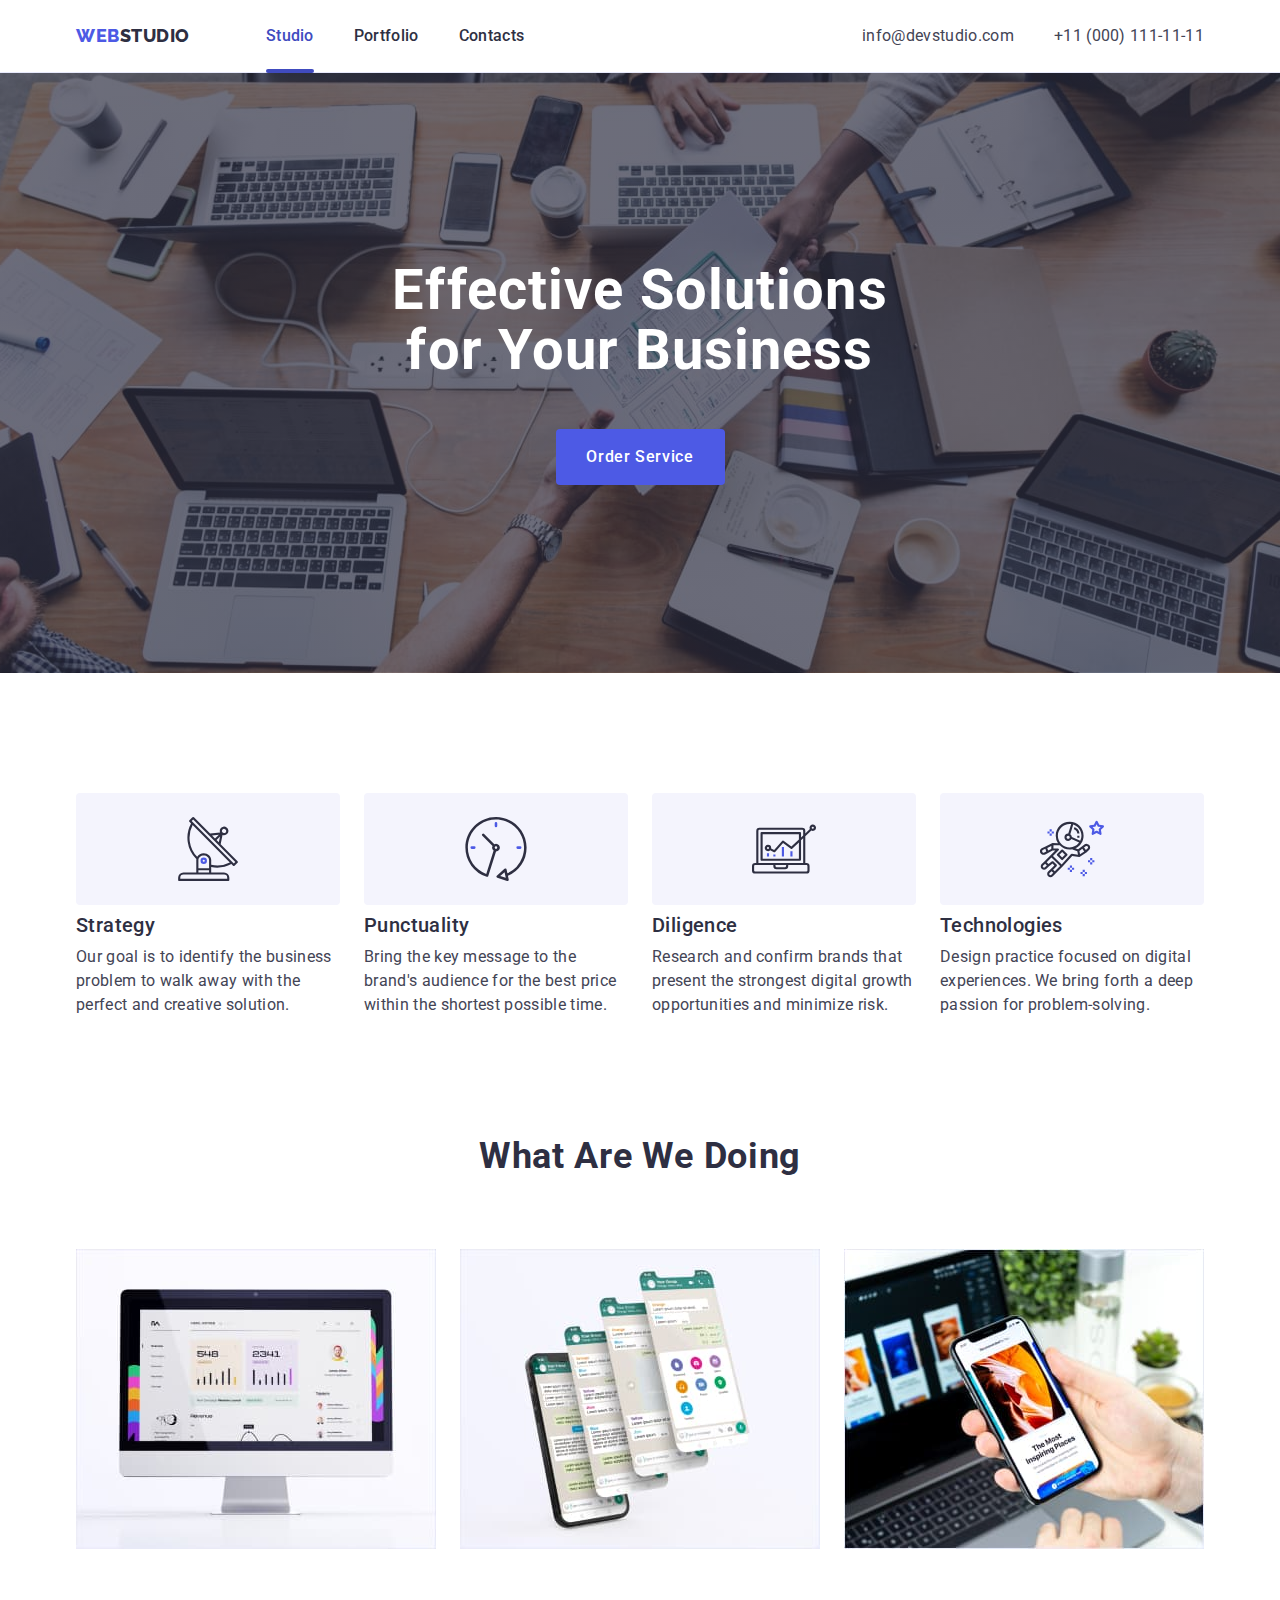
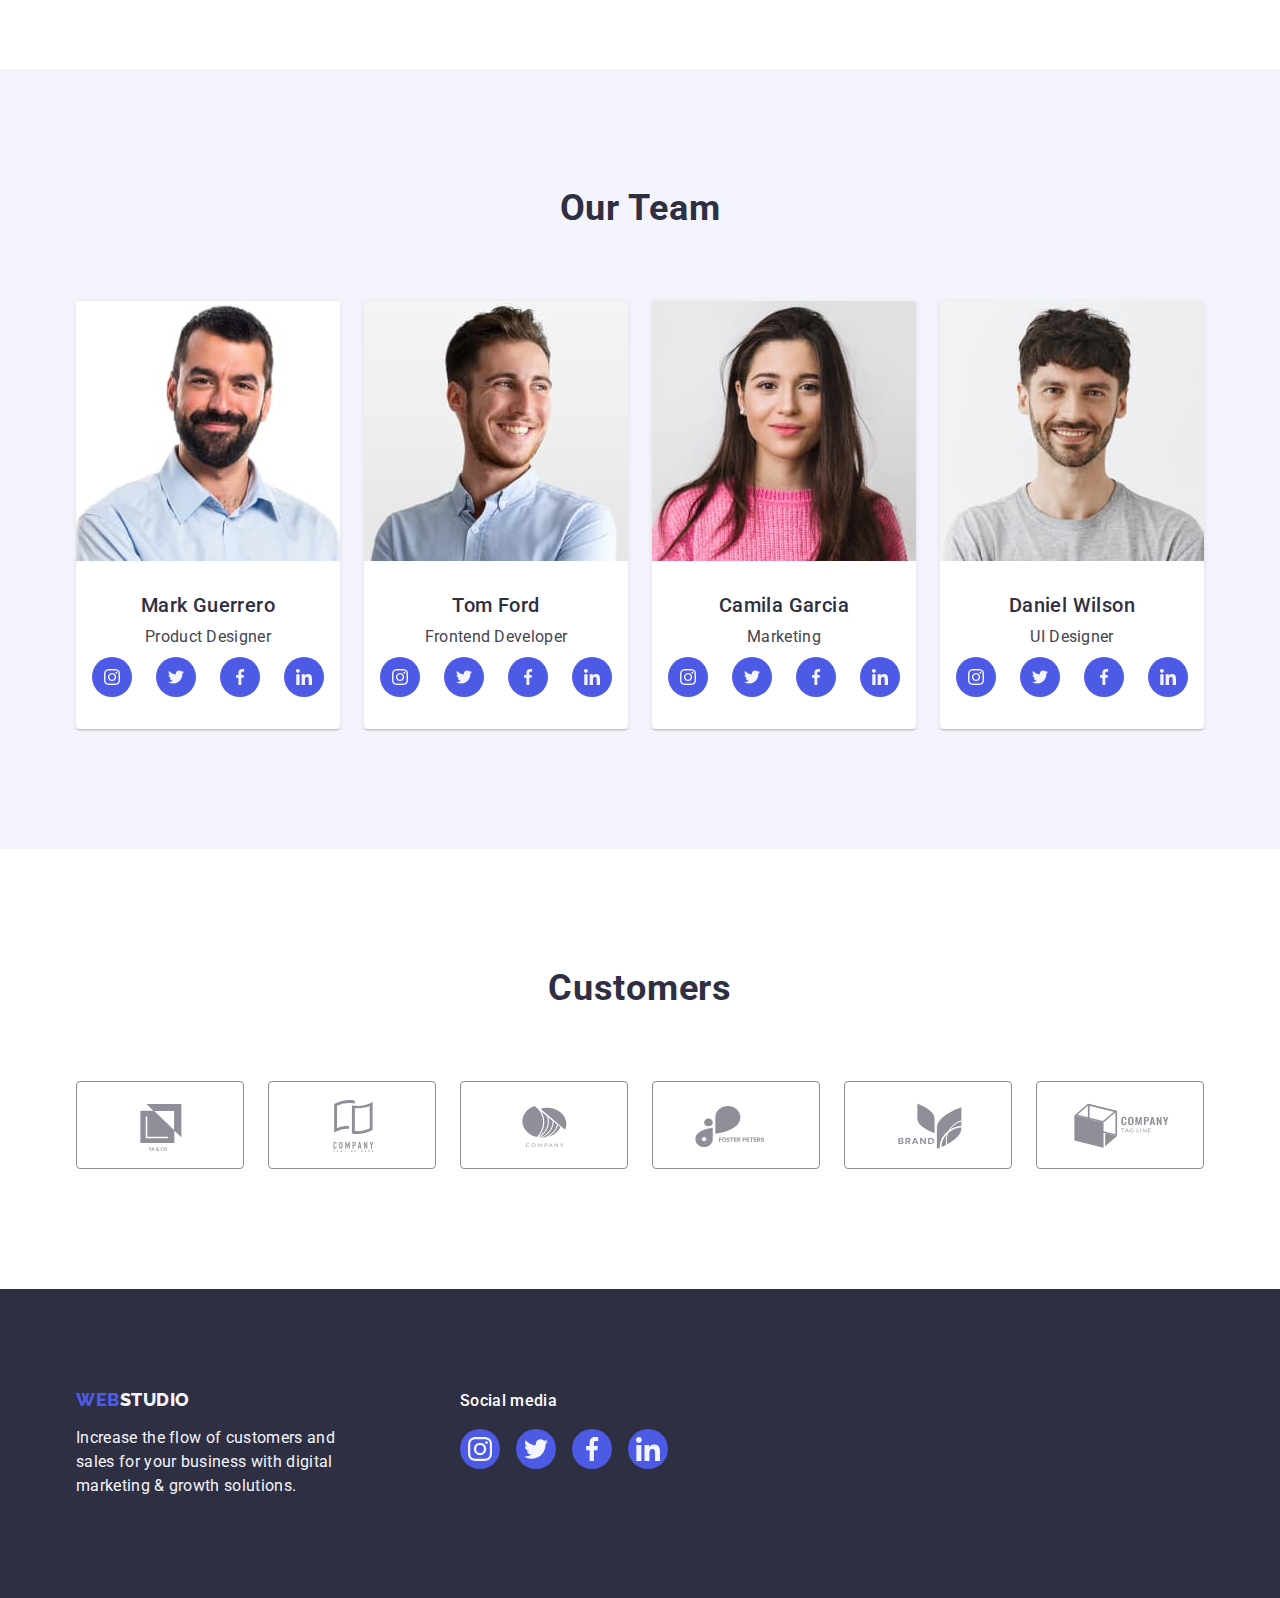
<file: index.html>
<!DOCTYPE html>
<html lang="en">
<head>
    <meta charset="UTF-8">
    <meta name="viewport" content="width=device-width, initial-scale=1.0">
    <title>zadaniedomowe5</title>

    <link rel="preconnect" href="https://fonts.googleapis.com">
    <link rel="preconnect" href="https://fonts.gstatic.com" crossorigin>
    <link href="https://fonts.googleapis.com/css2?family=Raleway:wght@800&family=Roboto:wght@400;500;700;900&display=swap"
        rel="stylesheet">
    
    <link
    rel="stylesheet"
    href="https://cdnjs.cloudflare.com/ajax/libs/modern-normalize/2.0.0/modern-normalize.min.css"
    integrity="sha512-4xo8blKMVCiXpTaLzQSLSw3KFOVPWhm/TRtuPVc4WG6kUgjH6J03IBuG7JZPkcWMxJ5huwaBpOpnwYElP/m6wg=="
    crossorigin="anonymous"
    referrerpolicy="no-referrer"
    />

    <link rel="stylesheet" href="./css/styles.css">
</head>

<body>
    <header class="header">
        <div class="container header-container">
        <nav class="nav-container">
            <a href="./index.html" class="logo link">Web<span class="logo-span">Studio</span></a>
            <ul class="nav-links list">
                <li><a href="./index.html" class="link underline">Studio</a></li>
                <li><a href="./portfolio.html" class="link">Portfolio</a></li>
                <li><a href="" class="link">Contacts</a></li>
            </ul>
        </nav>
        <address class="address">
            <ul class="address-links list">
                <li><a href="mailto:info@devstudio.com" class="link">info@devstudio.com</a></li>
                <li><a href="tel:+110001111111" class="link">+11 (000) 111-11-11</a></li>
            </ul>
        </address>
        </div>
    </header>

    <main>
        <!--Effective Solutions for Your Business-->
        <section class="title-background">
            <div class="container">
            <h1 class="title">Effective Solutions for Your Business</h1>
            <button type="button" data-modal-open class="filter-buttonone cursor">Order Service</button>
            </div>
        </section>
        
        <!--Strategy etc.-->
        <section class="sectiontwo">
            <div class="container">
            <h2 class="visually-hidden">Strategy ETC.</h2>
            <ul class="list list-sectiontwo">
                <li class="li-sectiontwo">
                    <div class="icon-box">
                        <svg width="64" height="64">
                            <use href="./images/icons.svg#icon-antenna-1"></use>
                        </svg>
                    </div>
                    <h3 class="headerthree">Strategy</h3>
                    <p class="description">Our goal is to identify the business problem to walk away with the perfect and creative solution.</p>
                </li>
                <li class="li-sectiontwo">
                    <div class="icon-box">
                        <svg width="64" height="64">
                            <use href="./images/icons.svg#icon-clock-1"></use>
                        </svg>
                    </div>
                    <h3 class="headerthree">Punctuality</h3>
                    <p class="description">Bring the key message to the brand's audience for the best price within the shortest possible time.</p>
                </li>
                <li class="li-sectiontwo">
                    <div class="icon-box">
                        <svg width="64" height="64">
                            <use href="./images/icons.svg#icon-diagram-1"></use>
                        </svg>
                    </div>
                    <h3 class="headerthree">Diligence</h3>
                    <p class="description">Research and confirm brands that present the strongest digital growth opportunities and minimize risk.</p>
                </li>
                <li class="li-sectiontwo">
                    <div class="icon-box">
                        <svg width="64" height="64">
                            <use href="./images/icons.svg#icon-astronaut-1"></use>
                        </svg>
                    </div>
                    <h3 class="headerthree">Technologies</h3>
                    <p class="description">Design practice focused on digital experiences. We bring forth a deep passion for problem-solving.</p>
                </li>
            </ul>
            </div>
        </section>

        <!--What Are We Doing-->
        <section class="sectionthree">
            <div class="container">
            <h2 class="headertwo">What are we doing</h2>
            <ul class="list list-sectionthree">
                <li class="li-sectrionthree"><img src="./images/WhatAreWeDoing-img1.jpg" alt="Computer photo" width="360" height="300"></li>
                <li class="li-sectrionthree"><img src="./images/WhatAreWeDoing-img2.jpg" alt="Mobiles photo" width="360" height="300"></li>
                <li class="li-sectrionthree"><img src="./images/WhatAreWeDoing-img3.jpg" alt="Computer and mobile photo" width="360" height="300"></li>
            </ul>
            </div>
        </section>

        <!--Our Team-->
        <section class="team-background sectionfour">
            <div class="container">
            <h2 class="headertwo">Our Team</h2>
            <ul class="list list-sectionfour">
                <li class="card-background">
                    <img src="./images/OurTeam-img1.jpg" alt="Man in a blue shirt with a beard" width="264" height="260">
                    <div class="worker">
                        <h3 class="headerthree worker-headerthree">Mark Guerrero</h3>
                        <p class="description worker-description">Product Designer</p>
                        <ul class="list socials-links">
                            <li class="li-socials">
                                <a href="#" class="socials-icon link">
                                    <svg width="16" height="16" class="svg-sm">
                                        <use href="./images/icons.svg#icon-instagram-2"></use>
                                    </svg>
                                </a>
                            </li>
                            <li class="li-socials">
                                <a href="#" class="socials-icon link">
                                    <svg width="16" height="16" class="svg-sm">
                                        <use href="./images/icons.svg#icon-twitter-1"></use>
                                    </svg>
                                </a>
                            </li>
                            <li class="li-socials">
                                <a href="#" class="socials-icon link">
                                    <svg width="16" height="16" class="svg-sm">
                                        <use href="./images/icons.svg#icon-facebook-1"></use>
                                    </svg>
                                </a>
                            </li>
                            <li class="li-socials">
                                <a href="#" class="socials-icon link">
                                    <svg width="16" height="16" class="svg-sm">
                                        <use href="./images/icons.svg#icon-linkedin-1"></use>
                                    </svg>
                                </a>
                            </li>
                        </ul>
                    </div>
                </li>
                <li class="card-background">
                    <img src="./images/OurTeam-img2.jpg" alt="Man in a blue shirt with short stubble" width="264" height="260">
                    <div class="worker">
                        <h3 class="headerthree worker-headerthree">Tom Ford</h3>
                        <p class="description worker-description">Frontend Developer</p>
                        <ul class="list socials-links">
                            <li class="li-socials">
                                <a href="#" class="socials-icon link">
                                    <svg width="16" height="16" class="svg-sm">
                                        <use href="./images/icons.svg#icon-instagram-2"></use>
                                    </svg>
                                </a>
                            </li>
                            <li class="li-socials">
                                <a href="#" class="socials-icon link">
                                    <svg width="16" height="16" class="svg-sm">
                                        <use href="./images/icons.svg#icon-twitter-1"></use>
                                    </svg>
                                </a>
                            </li>
                            <li class="li-socials">
                                <a href="#" class="socials-icon link">
                                    <svg width="16" height="16" class="svg-sm">
                                        <use href="./images/icons.svg#icon-facebook-1"></use>
                                    </svg>
                                </a>
                            </li>
                            <li class="li-socials">
                                <a href="#" class="socials-icon link">
                                    <svg width="16" height="16" class="svg-sm">
                                        <use href="./images/icons.svg#icon-linkedin-1"></use>
                                    </svg>
                                </a>
                            </li>
                        </ul>
                    </div>
                </li>
                <li class="card-background">
                    <img src="./images/OurTeam-img3.jpg" alt="Woman in a pink sweater" width="264" height="260">
                    <div class="worker">
                        <h3 class="headerthree worker-headerthree">Camila Garcia</h3>
                        <p class="description worker-description">Marketing</p>
                        <ul class="list socials-links">
                            <li class="li-socials">
                                <a href="#" class="socials-icon link">
                                    <svg width="16" height="16" class="svg-sm">
                                        <use href="./images/icons.svg#icon-instagram-2"></use>
                                    </svg>
                                </a>
                            </li>
                            <li class="li-socials">
                                <a href="#" class="socials-icon link">
                                    <svg width="16" height="16" class="svg-sm">
                                        <use href="./images/icons.svg#icon-twitter-1"></use>
                                    </svg>
                                </a>
                            </li>
                            <li class="li-socials">
                                <a href="#" class="socials-icon link">
                                    <svg width="16" height="16" class="svg-sm">
                                        <use href="./images/icons.svg#icon-facebook-1"></use>
                                    </svg>
                                </a>
                            </li>
                            <li class="li-socials">
                                <a href="#" class="socials-icon link">
                                    <svg width="16" height="16" class="svg-sm">
                                        <use href="./images/icons.svg#icon-linkedin-1"></use>
                                    </svg>
                                </a>
                            </li>
                        </ul>
                    </div>
                </li>
                <li class="card-background">
                    <img src="./images/OurTeam-img4.jpg" alt="Man in a gray T-shirt" width="264" height="260">
                    <div class="worker">
                        <h3 class="headerthree worker-headerthree">Daniel Wilson</h3>
                        <p class="description worker-description">UI Designer</p>
                        <ul class="list socials-links">
                            <li class="li-socials">
                                <a href="#" class="socials-icon link">
                                    <svg width="16" height="16" class="svg-sm">
                                        <use href="./images/icons.svg#icon-instagram-2"></use>
                                    </svg>
                                </a>
                            </li>
                            <li class="li-socials">
                                <a href="#" class="socials-icon link">
                                    <svg width="16" height="16" class="svg-sm">
                                        <use href="./images/icons.svg#icon-twitter-1"></use>
                                    </svg>
                                </a>
                            </li>
                            <li class="li-socials">
                                <a href="#" class="socials-icon link">
                                    <svg width="16" height="16" class="svg-sm">
                                        <use href="./images/icons.svg#icon-facebook-1"></use>
                                    </svg>
                                </a>
                            </li>
                            <li class="li-socials">
                                <a href="#" class="socials-icon link">
                                    <svg width="16" height="16" class="svg-sm">
                                        <use href="./images/icons.svg#icon-linkedin-1"></use>
                                    </svg>
                                </a>
                            </li>
                        </ul>
                    </div>
                </li>
            </ul>
            </div>
        </section>

        <!--Customers-->
        <section class="sectionfive">
            <div class="container">
                <h2 class="headertwo">Customers</h2>
                <ul class="list list-sectionfive">
                    <li class="li-customers">
                        <a href="#" class="customers-icon">
                        <svg width="104" height="56" class="svg">
                            <use href="./images/icons.svg#icon-Logo"></use>
                        </svg>
                        </a>
                    </li>
                    <li class="li-customers">
                        <a href="#" class="customers-icon">
                            <svg width="104" height="56" class="svg">
                                <use href="./images/icons.svg#icon-Logo-1"></use>
                            </svg>
                        </a>
                    </li>
                    <li class="li-customers">
                        <a href="#" class="customers-icon">
                            <svg width="104" height="56" class="svg">
                                <use href="./images/icons.svg#icon-Logo-2"></use>
                            </svg>
                        </a>
                    </li>
                    <li class="li-customers">
                        <a href="#" class="customers-icon">
                            <svg width="104" height="56" class="svg">
                                <use href="./images/icons.svg#icon-Logo-3"></use>
                            </svg>
                        </a>
                    </li>
                    <li class="li-customers">
                        <a href="#" class="customers-icon">
                            <svg width="104" height="56" class="svg">
                                <use href="./images/icons.svg#icon-Logo-4"></use>
                            </svg>
                        </a>
                    </li>
                    <li class="li-customers">
                        <a href="#" class="customers-icon">
                            <svg width="104" height="56" class="svg">
                                <use href="./images/icons.svg#icon-Logo-5"></use>
                            </svg>
                        </a>
                    </li>
                </ul>
            </div>
        </section>
    </main>

    <footer class="footer-background">
        <div class="container footer">
        <div class="footertwo">
            <a href="./index.html" class="logo link footer-style">Web<span class="logo-spantwo">Studio</span></a>
            <p class="footer-description">Increase the flow of customers and sales for your business with digital marketing & growth solutions.</p>
        </div>
        <div>
            <p class="footer-sm">Social media</p>
            <ul class="list socials-links-footer">
                <li class="li-socials">
                    <a href="#" class="socials-icon s-i-footer link">
                        <svg width="24" height="24" class="svg-sm">
                            <use href="./images/icons.svg#icon-instagram-2"></use>
                        </svg>
                    </a>
                </li>
                <li class="li-socials">
                    <a href="#" class="socials-icon s-i-footer link">
                        <svg width="24" height="24" class="svg-sm">
                            <use href="./images/icons.svg#icon-twitter-1"></use>
                        </svg>
                    </a>
                </li>
                <li class="li-socials">
                    <a href="#" class="socials-icon s-i-footer link">
                        <svg width="24" height="24" class="svg-sm">
                            <use href="./images/icons.svg#icon-facebook-1"></use>
                        </svg>
                    </a>
                </li>
                <li class="li-socials">
                    <a href="#" class="socials-icon s-i-footer link">
                        <svg width="24" height="24" class="svg-sm">
                            <use href="./images/icons.svg#icon-linkedin-1"></use>
                        </svg>
                    </a>
                </li>
            </ul>
        </div>
        </div>
    </footer>
    <div class="modal-conteiner is-hidden" data-modal>
        <div class="modal-box">
            <button type="button" data-modal-close class="modal-button cursor">
                <svg width="8" height="8" class="svg-button">
                    <use href="./images/icons.svg#icon-close-black"></use>
                </svg>
            </button>
        </div>
    </div>
    <script src="./js/modal.js"></script>
</body>
</html>
</file>
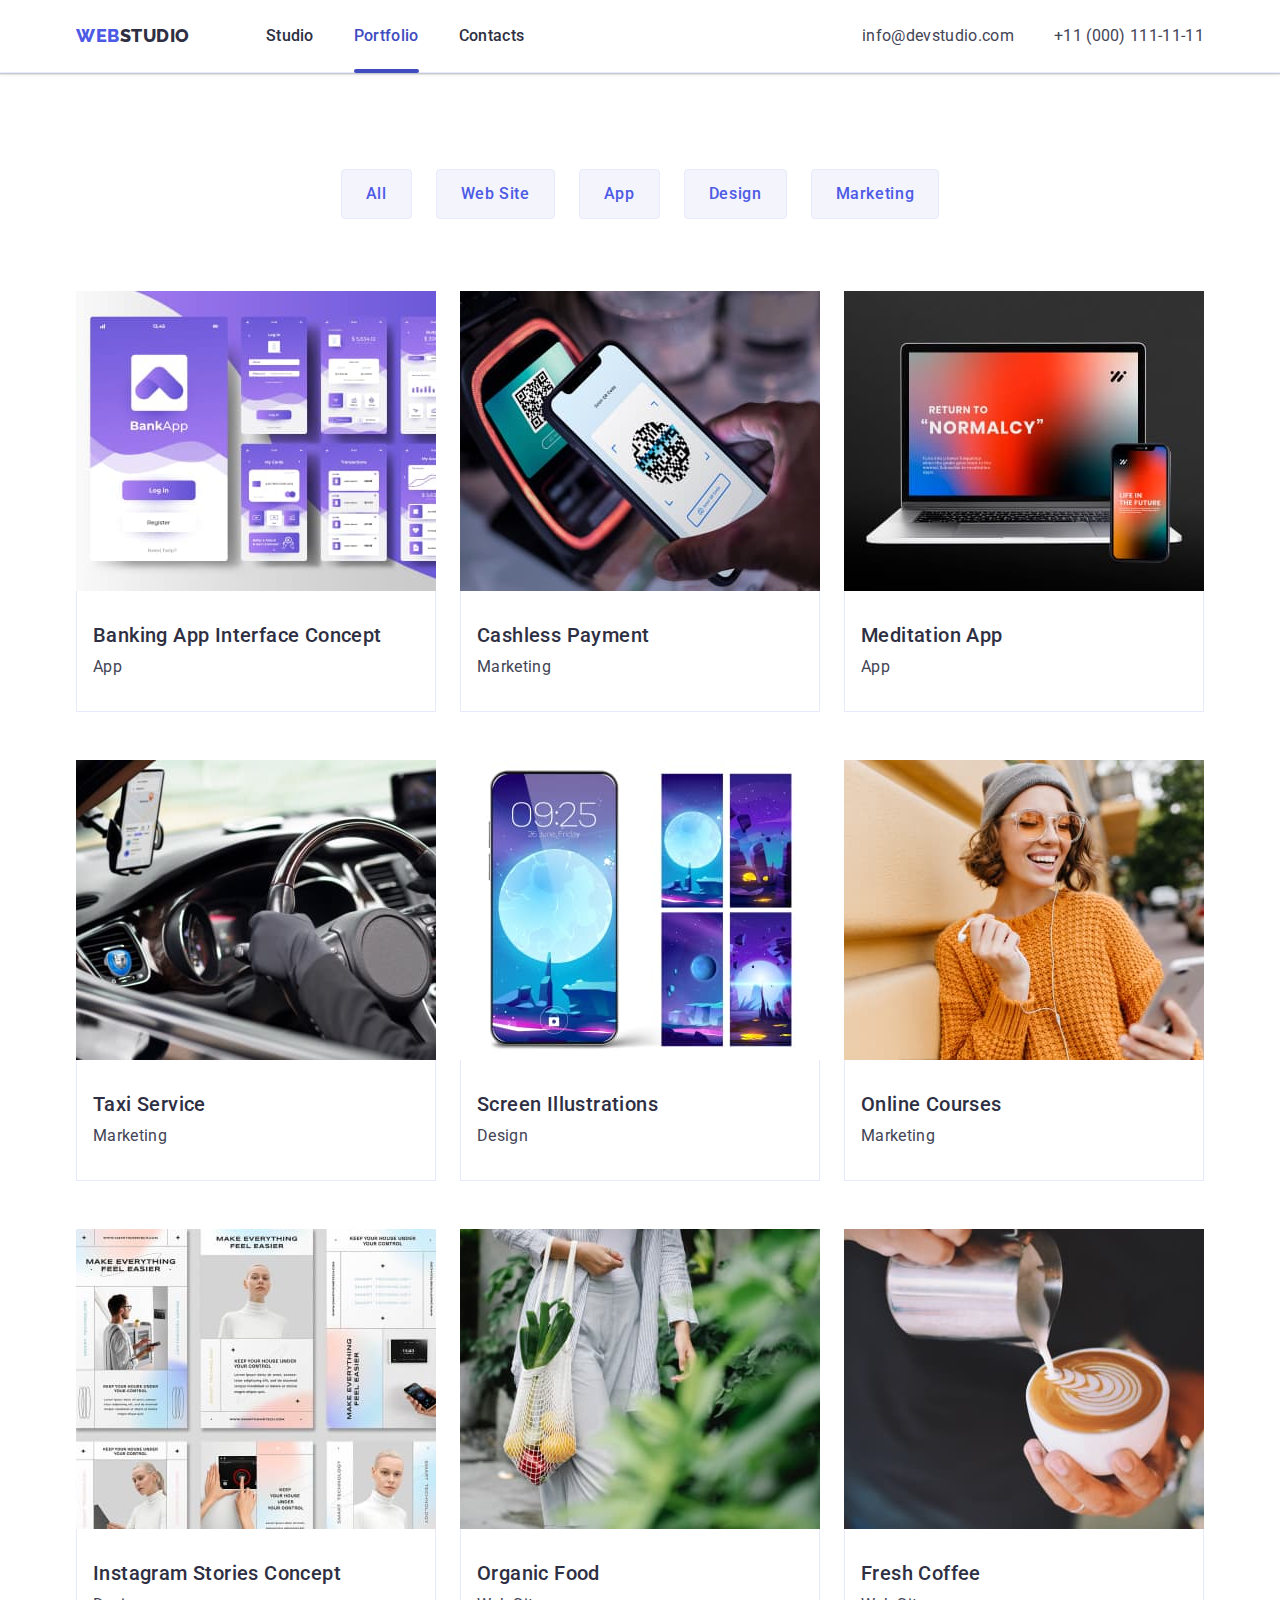
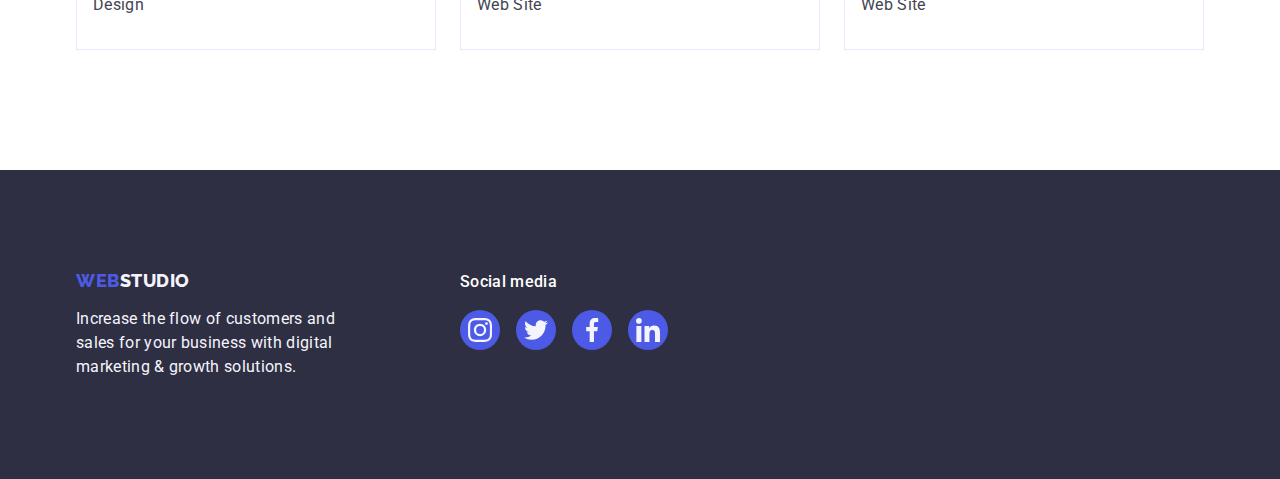
<file: portfolio.html>
<!DOCTYPE html>
<html lang="en">
<head>
    <meta charset="UTF-8">
    <meta name="viewport" content="width=device-width, initial-scale=1.0">
    <title>zadaniedomowe5</title>

    <link rel="preconnect" href="https://fonts.googleapis.com">
    <link rel="preconnect" href="https://fonts.gstatic.com" crossorigin>
    <link href="https://fonts.googleapis.com/css2?family=Raleway:wght@800&family=Roboto:wght@400;500;700;900&display=swap"
        rel="stylesheet">

    <link
    rel="stylesheet"
    href="https://cdnjs.cloudflare.com/ajax/libs/modern-normalize/2.0.0/modern-normalize.min.css"
    integrity="sha512-4xo8blKMVCiXpTaLzQSLSw3KFOVPWhm/TRtuPVc4WG6kUgjH6J03IBuG7JZPkcWMxJ5huwaBpOpnwYElP/m6wg=="
    crossorigin="anonymous"
    referrerpolicy="no-referrer"
    />

    <link rel="stylesheet" href="./css/styles.css">
</head>

<body>
    <header class="header">
        <div class="container header-container">
            <nav class="nav-container">
                <a href="./index.html" class="logo link">Web<span class="logo-span">Studio</span></a>
                <ul class="nav-links list">
                    <li><a href="./index.html" class="link">Studio</a></li>
                    <li><a href="./portfolio.html" class="link underline">Portfolio</a></li>
                    <li><a href="" class="link">Contacts</a></li>
                </ul>
            </nav>
            <address class="address">
                <ul class="address-links list">
                    <li><a href="mailto:info@devstudio.com" class="link">info@devstudio.com</a></li>
                    <li><a href="tel:+110001111111" class="link">+11 (000) 111-11-11</a></li>
                </ul>
            </address>
        </div>
    </header>

    <main>
      <section class="portfolio">
        <div class="container">
        <h1 class="visually-hidden">Portfolio</h1>
        <ul class="filters-list list">
            <li>
                <button type="button" class="filter-button cursor">All</button>
            </li>
            <li>
                <button type="button" class="filter-button cursor">Web Site</button>
            </li>
            <li>
                <button type="button" class="filter-button cursor">App</button>
            </li>
            <li>
                <button type="button" class="filter-button cursor">Design</button>
            </li>
            <li>
                <button type="button" class="filter-button cursor">Marketing</button>
            </li>
        </ul>
        <ul class="list list-portfolio">
            <li class="li-portfolio">
                <a href="#" class="link portfolio-style">
                <img src="./images/Portfolio1-bankapp.jpg" alt="BankApp Photo" width="360" height="300">
                <div class="div-portfolio">
                    <h2 class="headerthree">Banking App Interface Concept</h2>
                    <p class="description portfolio-description">App</p>
                </div>
                </a>
            </li>
            <li class="li-portfolio">
                <a href="#" class="link portfolio-style">
                <img src="./images/Portfolio2-cashless.jpg" alt="Cashless Payment Photo" width="360" height="300">
                <div class="div-portfolio">
                    <h2 class="headerthree">Cashless Payment</h2>
                    <p class="description portfolio-description">Marketing</p>
                </div>
                </a>
            </li>
            <li class="li-portfolio">
                <a href="#" class="link portfolio-style">
                <img src="./images/Portfolio3-meditation.jpg" alt="Computer and mobile photo" width="360" height="300">
                <div class="div-portfolio">
                    <h2 class="headerthree">Meditation App</h2>
                    <p class="description portfolio-description">App</p>
                </div>
                </a>
            </li>
            <li class="li-portfolio">
                <a href="#" class="link portfolio-style">
                <img src="./images/Portfolio4-taxi.jpg" alt="Car photo" width="360" height="300">
                <div class="div-portfolio">
                    <h2 class="headerthree">Taxi Service</h2>
                    <p class="description portfolio-description">Marketing</p>
                </div>
                </a>
            </li>
            <li class="li-portfolio">
                <a href="#" class="link portfolio-style">
                <img src="./images/Portfolio5-screen.jpg" alt="Mobiles photo with different screen illustrations" width="360" height="300">
                <div class="div-portfolio">
                    <h2 class="headerthree">Screen Illustrations</h2>
                    <p class="description portfolio-description">Design</p>
                </div>
                </a>
            </li>
            <li class="li-portfolio">
                <a href="#" class="link portfolio-style">
                <img src="./images/Portfolio6-onlinecourses.jpg" alt="Girl in a yellow sweater with a mobile" width="360" height="300">
                <div class="div-portfolio">
                    <h2 class="headerthree">Online Courses</h2>
                    <p class="description portfolio-description">Marketing</p>
                </div>
                </a>
            </li>
            <li class="li-portfolio">
                <a href="#" class="link portfolio-style">
                <img src="./images/Portfolio7-instagram.jpg" alt="Various website design photos" width="360" height="300">
                <div class="div-portfolio">
                    <h2 class="headerthree">Instagram Stories Concept</h2>
                    <p class="description portfolio-description">Design</p>
                </div>
                </a>
            </li>
            <li class="li-portfolio">
                <a href="#" class="link portfolio-style">
                <img src="./images/Portfolio8-organicfood.jpg" alt="Person carrying fruits and vegetables" width="360" height="300">
                <div class="div-portfolio">
                    <h2 class="headerthree">Organic Food</h2>
                    <p class="description portfolio-description">Web Site</p>
                </div>
                </a>
            </li>
            <li class="li-portfolio">
                <a href="#" class="link portfolio-style">
                <img src="./images/Portfolio9-coffee.jpg" alt="Coffee photo" width="360" height="300">
                <div class="div-portfolio">
                    <h2 class="headerthree">Fresh Coffee</h2>
                    <p class="description portfolio-description">Web Site</p>
                </div>
                </a>
            </li>
        </ul>
        </div>
      </section>
    </main>

    <footer class="footer-background">
        <div class="container footer">
    <div class="footertwo">
        <a href="./index.html" class="logo link footer-style">Web<span class="logo-spantwo">Studio</span></a>
        <p class="footer-description">Increase the flow of customers and sales for your business with digital marketing &
            growth solutions.</p>
    </div>
    <div>
        <p class="footer-sm">Social media</p>
        <ul class="list socials-links-footer">
            <li class="li-socials">
                <a href="#" class="socials-icon s-i-footer link">
                    <svg width="24" height="24" class="svg-sm">
                        <use href="./images/icons.svg#icon-instagram-2"></use>
                    </svg>
                </a>
            </li>
            <li class="li-socials">
                <a href="#" class="socials-icon s-i-footer link">
                    <svg width="24" height="24" class="svg-sm">
                        <use href="./images/icons.svg#icon-twitter-1"></use>
                    </svg>
                </a>
            </li>
            <li class="li-socials">
                <a href="#" class="socials-icon s-i-footer link">
                    <svg width="24" height="24" class="svg-sm">
                        <use href="./images/icons.svg#icon-facebook-1"></use>
                    </svg>
                </a>
            </li>
            <li class="li-socials">
                <a href="#" class="socials-icon s-i-footer link">
                    <svg width="24" height="24" class="svg-sm">
                        <use href="./images/icons.svg#icon-linkedin-1"></use>
                    </svg>
                </a>
            </li>
        </ul>
    </div>
    </div>
    </footer>
</body>
</html>
</file>
<file: css/styles.css>
:root {
    --primary-brand-color: #4D5AE5;
    --pressed-state-color: #404BBF;
    --dark-color: #2E2F42;
    --success-color: #31D0AA;
    --text-color: #434455;
    --subtle-text-color: #8E8F99;
    --accent-color: #E7E9FC;
    --light-color: #F4F4FD;
    --modal-overlay-color: #2E2F4266;
    --hero-background-color: #2E2F42B2;
    --white-background-color: #FFFFFF;
    --modal-background-color: #FCFCFC;
}

body {
    font-family: "Roboto", sans-serif;
    color: var(--text-color);
    background-color: var(--white-background-color);
}

 .nav-links .link {
    color: var(--dark-color);
    font-size: 16px;
    font-weight: 500;
    line-height: 1.5;
    letter-spacing: 0.32px;
    padding: 24px 0;
    transition: color 250ms cubic-bezier(0.4, 0, 0.2, 1);
    display: inline-block;
}

.address-links .link {
    color: var(--text-color);
    font-size: 16px;
    line-height: 1.5;
    letter-spacing: 0.32px;
    transition: color 250ms cubic-bezier(0.4, 0, 0.2, 1);
}

.address-links .link:hover,
.address-links .link:focus,
.address-links .link:active,
.nav-links .link:hover,
.nav-links .link:focus,
.nav-links .link:active {
    color: var(--pressed-state-color)
}

.address {
    font-style: normal;
    padding: 24px 0;
}

.link {
    text-decoration: none;
}

.list {
    list-style: none;
}

.filter-button {
    background-color: var(--light-color);
    color: var(--primary-brand-color);
    font-family: inherit;
    font-size: 16px;
    font-weight: 500;
    line-height: 1.5;
    letter-spacing: 0.64px;
    padding: 12px 24px;
    border: 1px solid var(--accent-color);
    border-radius: 4px;
    transition: background-color 250ms cubic-bezier(0.4, 0, 0.2, 1), color 250ms cubic-bezier(0.4, 0, 0.2, 1),
    box-shadow 250ms cubic-bezier(0.4, 0, 0.2, 1), border-color 250ms cubic-bezier(0.4, 0, 0.2, 1);
}

.filter-buttonone {
    background-color: var(--primary-brand-color);
    color: var(--white-background-color);
    font-family: inherit;
    font-size: 16px;
    font-weight: 500;
    line-height: 1.5;
    letter-spacing: 0.64px;
    display: block;
    margin: 0 auto;
    min-width: 169px;
    height: 56px;
    border: none;
    border-radius: 4px;
    transition: background-color 250ms cubic-bezier(0.4, 0, 0.2, 1);
}

.filter-button:hover,
.filter-button:focus,
.filter-buttonone:hover,
.filter-buttonone:focus {
    background-color: var(--pressed-state-color);
    color: var(--white-background-color);
    border: 1px solid transparent;
}

.cursor {
    cursor: pointer;
}

.logo {
    color: var(--primary-brand-color);
    font-family: "Raleway", sans-serif;
    font-size: 18px;
    font-weight: 800;
    line-height: 1.17;
    letter-spacing: 0.54px;
    text-transform: uppercase;
    margin-right: 76px;
    transition: 250ms cubic-bezier(0.4, 0, 0.2, 1);
}

.logo-span {
    color: var(--dark-color);
}

.logo-spantwo {
    color: var(--light-color)
}

.title-background {
    background-color: var(--dark-color);
    padding: 188px 0;
    margin: 0 auto;
    background-image: linear-gradient(rgba(46, 47, 66, 0.7),rgba(46, 47, 66, 0.7)), url(../images/people-office.jpg);
    max-width: 1440px;
    background-repeat: no-repeat;
    background-position: center;
    background-size: cover;
}

.title {
    color: var(--white-background-color);
    text-align: center;
    font-size: 56px;
    font-weight: 700;
    line-height: 1.07;
    letter-spacing: 1.12px;
    display: block;
    margin: 0 auto;
    max-width: 496px;
    padding-bottom: 48px;
}

.team-background {
    background-color: var(--light-color);
}

.headertwo {
    color: var(--dark-color);
    text-align: center;
    font-size: 36px;
    font-weight: 700;
    line-height: 1.11;
    letter-spacing: 0.72px;
    text-transform: capitalize;
    margin-bottom: 72px
}

.headerthree {
    color: var(--dark-color);
    font-size: 20px;
    font-weight: 500;
    line-height: 1.2;
    letter-spacing: 0.4px;
    margin-bottom: 8px;
}

.description {
    font-size: 16px;
    line-height: 1.5;
    letter-spacing: 0.32px;
}

.card-background {
    background-color: var(--white-background-color);
    flex-basis: calc((100% - 72px) / 4);
    border-radius: 0px 0px 4px 4px;
}

.footer-description {
    color: var(--light-color);
    font-size: 16px;
    line-height: 1.5;
    letter-spacing: 0.32px;
    width: 264px;
}

.footer-background {
    background-color: var(--dark-color);
    padding: 100px 0;
}

/* 3 */

.header {
    border-bottom: 1px solid var(--accent-color);
    box-shadow: 0px 2px 1px rgba(46, 47, 66, 0.08), 0px 1px 1px rgba(46, 47, 66, 0.16), 0px 1px 6px rgba(46, 47, 66, 0.08);
}

.container {
    width: 1158px;
    margin: 0 auto;
    padding: 0 15px;
}

.header-container {
    display: flex;
    justify-content: space-between;
}

.nav-container {
    display: flex;
    align-items: center;
}

.nav-links,
.address-links {
    display: flex;
    gap: 40px;
}

img {
    display: block;
}

.visually-hidden:not(:focus):not(:active) {
    position: absolute;
    width: 1px;
    height: 1px;
    margin: -1px;
    border: 0;
    padding: 0;
    white-space: nowrap;
    clip-path: inset(100%);
    clip: rect(0 0 0 0);
    overflow: hidden;
}

/* main */

.sectionthree {
    padding: 0 0 120px 0;
}

.sectiontwo,
.sectionfour,
.sectionfive {
    padding: 120px 0;
}

.list-sectiontwo,
.list-sectionthree,
.list-sectionfour,
.list-sectionfive {
    display: flex;
    gap: 24px;
}

.li-sectiontwo {
    flex-basis: calc((100% - 72px) / 4);
}

.li-sectrionthree {
    flex-basis: calc((100% - 3 * 16px) / 3);
}

.worker {
    padding: 32px 0;
}

.worker-headerthree {
    text-align: center;
    margin-bottom: 8px;
}

.worker-description {
    text-align: center;
}

/* portfolio */

.portfolio {
    padding: 96px 0 120px;
}

.filters-list {
    display: flex;
    justify-content: center;
    gap: 24px;
    margin-bottom: 72px;
}

.list-portfolio {
    display: flex;
    flex-wrap: wrap;
    column-gap: 24px;
    row-gap: 48px;
}

.li-portfolio {
    width: calc((100% - 48px) / 3);
}

.div-portfolio {
    padding: 32px 16px;
    border: 1px solid var(--accent-color);
    border-top: none;
}

.footer-style {
    display: inline-block;
    margin-bottom: 16px;
}

* {
    box-sizing: border-box;
    margin: 0;
    padding: 0;
}

/* 4 */

.icon-box {
    background-color: var(--light-color);
    border-radius: 4px;
    display: flex;
    justify-content: center;
    align-items: center;
    width: 264px;
    height: 112px;
    margin-bottom: 8px;
}

.socials-links {
    display: flex;
    gap: 24px;
    margin-top: 8px;
    justify-content: center;
}

.socials-links-footer {
    display: flex;
    gap: 16px;
    margin-top: 8px;
    justify-content: center;
}

.li-socials {
    width: calc((100% - 3 * 24) / 4);
}

.socials-icon {
    background-color: var(--primary-brand-color);
    border-radius: 50%;
    display: flex;
    align-items: center;
    justify-content: center;
    width: 40px;
    height: 40px;
    transition: background-color 250ms cubic-bezier(0.4, 0, 0.2, 1);
}

.svg-sm {
    fill: var(--light-color);
    transition: fill 250ms cubic-bezier(0.4, 0, 0.2, 1);
}

.socials-icon:hover,
.socials-icon:focus {
    background-color: var(--pressed-state-color);
}

.s-i-footer:hover,
.s-i-footer:focus {
    background-color: var(--success-color);
}

.customers-icon {
    display: flex;
    width: 168px;
    height: 88px;
    border: 1px solid var(--subtle-text-color);
    border-radius: 4px;
    justify-content: center;
    align-items: center;
    color: var(--subtle-text-color);
    transition: border-color 250ms cubic-bezier(0.4, 0, 0.2, 1), color 250ms cubic-bezier(0.4, 0, 0.2, 1);
}

.svg {
    fill: currentColor;
    transition: fill 250ms cubic-bezier(0.4, 0, 0.2, 1);
}

.customers-icon:hover,
.customers-icon:focus {
    border: 1px solid var(--pressed-state-color);
    color: var(--pressed-state-color)
}

.li-customers {
    width: calc((100% - 5 * 24px) / 6);
}

.footer-sm {
    color: var(--white-background-color);
    font-size: 16px;
    font-weight: 500;
    line-height: 1.5;
    letter-spacing: 0.32px;
    margin-bottom: 16px;
}

.footer {
    display: flex;
    align-items: baseline;
}

.footertwo {
    margin-right: 120px;
}

.portfolio-style {
    display: block;
    transition: box-shadow 250ms cubic-bezier(0.4, 0, 0.2, 1);
}

.card-background,
.portfolio-style:hover,
.portfolio-style:focus {
    box-shadow:
    0px 2px 1px 0px rgba(46, 47, 66, 0.08),
    0px 1px 1px 0px rgba(46, 47, 66, 0.16),
    0px 1px 6px 0px rgba(46, 47, 66, 0.08);
}

.filter-button:hover,
.filter-button:focus {
    box-shadow:
    0px 3px 1px rgba(0, 0, 0, 0.1),
    0px 2px 1px rgba(0, 0, 0, 0.08),
    0px 2px 2px rgba(0, 0, 0, 0.12);
}

.portfolio-description {
    color: var(--text-color);
}

/* 5 */

.modal-conteiner {
    position: fixed;
    top: 0;
    left: 0;
    width: 100%;
    height: 100%;
    background-color: rgba(46, 47, 66, 0.40);
    transition: opacity 250ms cubic-bezier(0.4, 0, 0.2, 1), visibility 250ms cubic-bezier(0.4, 0, 0.2, 1);
}

.is-hidden {
    pointer-events: none;
    visibility: hidden;
    opacity: 0;
}

.modal-box {
    position: absolute;
    top: 50%;
    left: 50%;
    transform: translate(-50%, -50%);
    width: 408px;
    min-height: 584px;
    background: var(--modal-background-color);
    border-radius: 4px;
    box-shadow: 0px 2px 1px 0px rgba(0, 0, 0, 0.20), 0px 1px 3px 0px rgba(0, 0, 0, 0.12), 0px 1px 1px 0px rgba(0, 0, 0, 0.14);
    transition: transform 250ms cubic-bezier(0.4, 0, 0.2, 1);
}

.modal-button {
    position: absolute;
    top: 24px;
    right: 24px;
    display: flex;
    justify-content: center;
    align-items: center;
    width: 24px;
    height: 24px;
    border-radius: 50%;
    background-color: var(--accent-color);
    border: 1px solid rgba(0, 0, 0, 0.10);
    transition: background-color 250ms cubic-bezier(0.4, 0, 0.2, 1), border 250ms cubic-bezier(0.4, 0, 0.2, 1);
}

.modal-button:hover,
.modal-button:focus {
    background-color: var(--pressed-state-color);
    border: none;
    fill: var(--white-background-color);
}

.svg-button {
    transition: fill 250ms cubic-bezier(0.4, 0, 0.2, 1);
}

.nav-links .underline {
    position: relative;
    color: var(--pressed-state-color);
    transition: color 250ms cubic-bezier(0.4, 0, 0.2, 1);
}

.underline::after {
    position: absolute;
    content: '';
    width: 100%;
    height: 4px;
    border-radius: 2px;
    background-color: var(--pressed-state-color);
    left: 0;
    bottom: -1px;
}

.overlay {
    position: relative;
    overflow: hidden;
}

.wrap {
    background-color: var(--primary-brand-color);
    color: var(--light-color);
    padding: 40px 32px;
    height: 100%;
    width: 100%;
    position: absolute;
    top: 0;
    left: 0;
    transform: translateY(100%);
    transition: transform 250ms cubic-bezier(0.4, 0, 0.2, 1);
}

.portfolio-style:hover .wrap,
.portfolio-style:focus .wrap {
    transform: translateY(0%);
}
</file>
